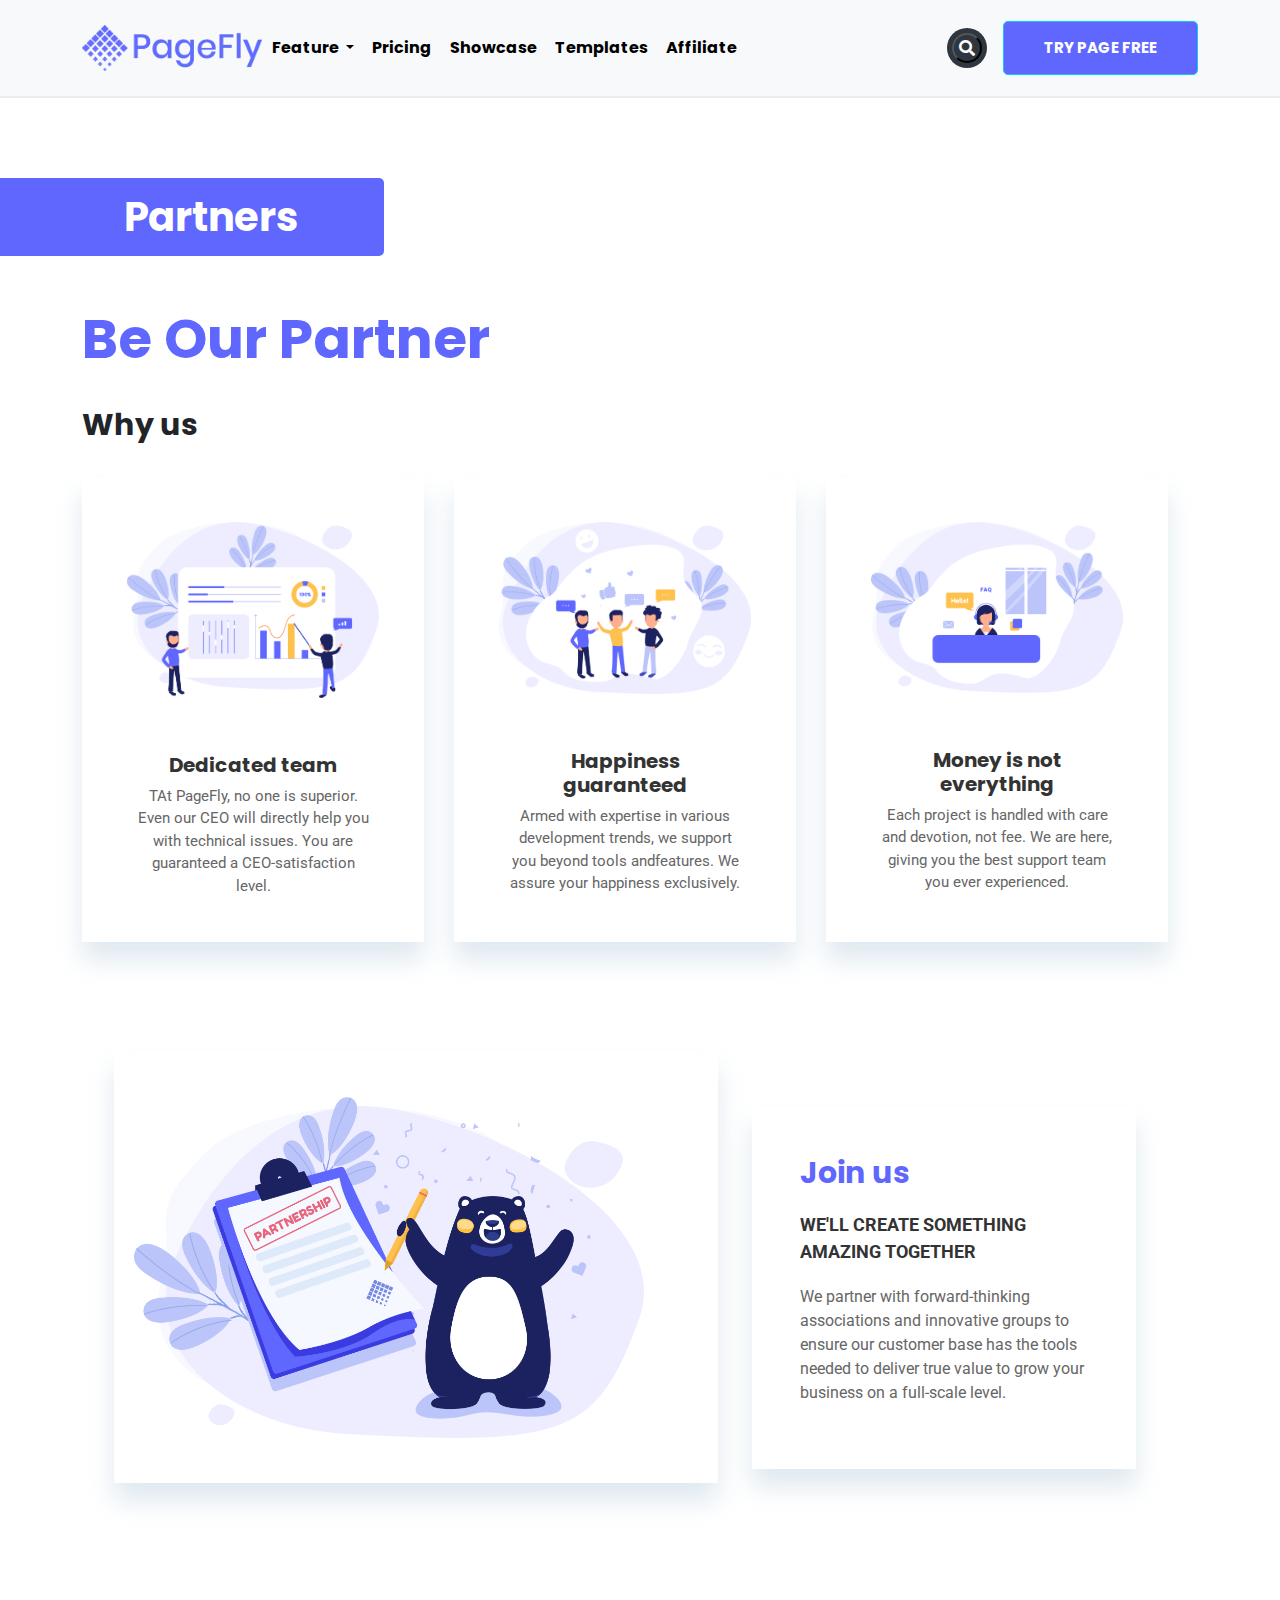
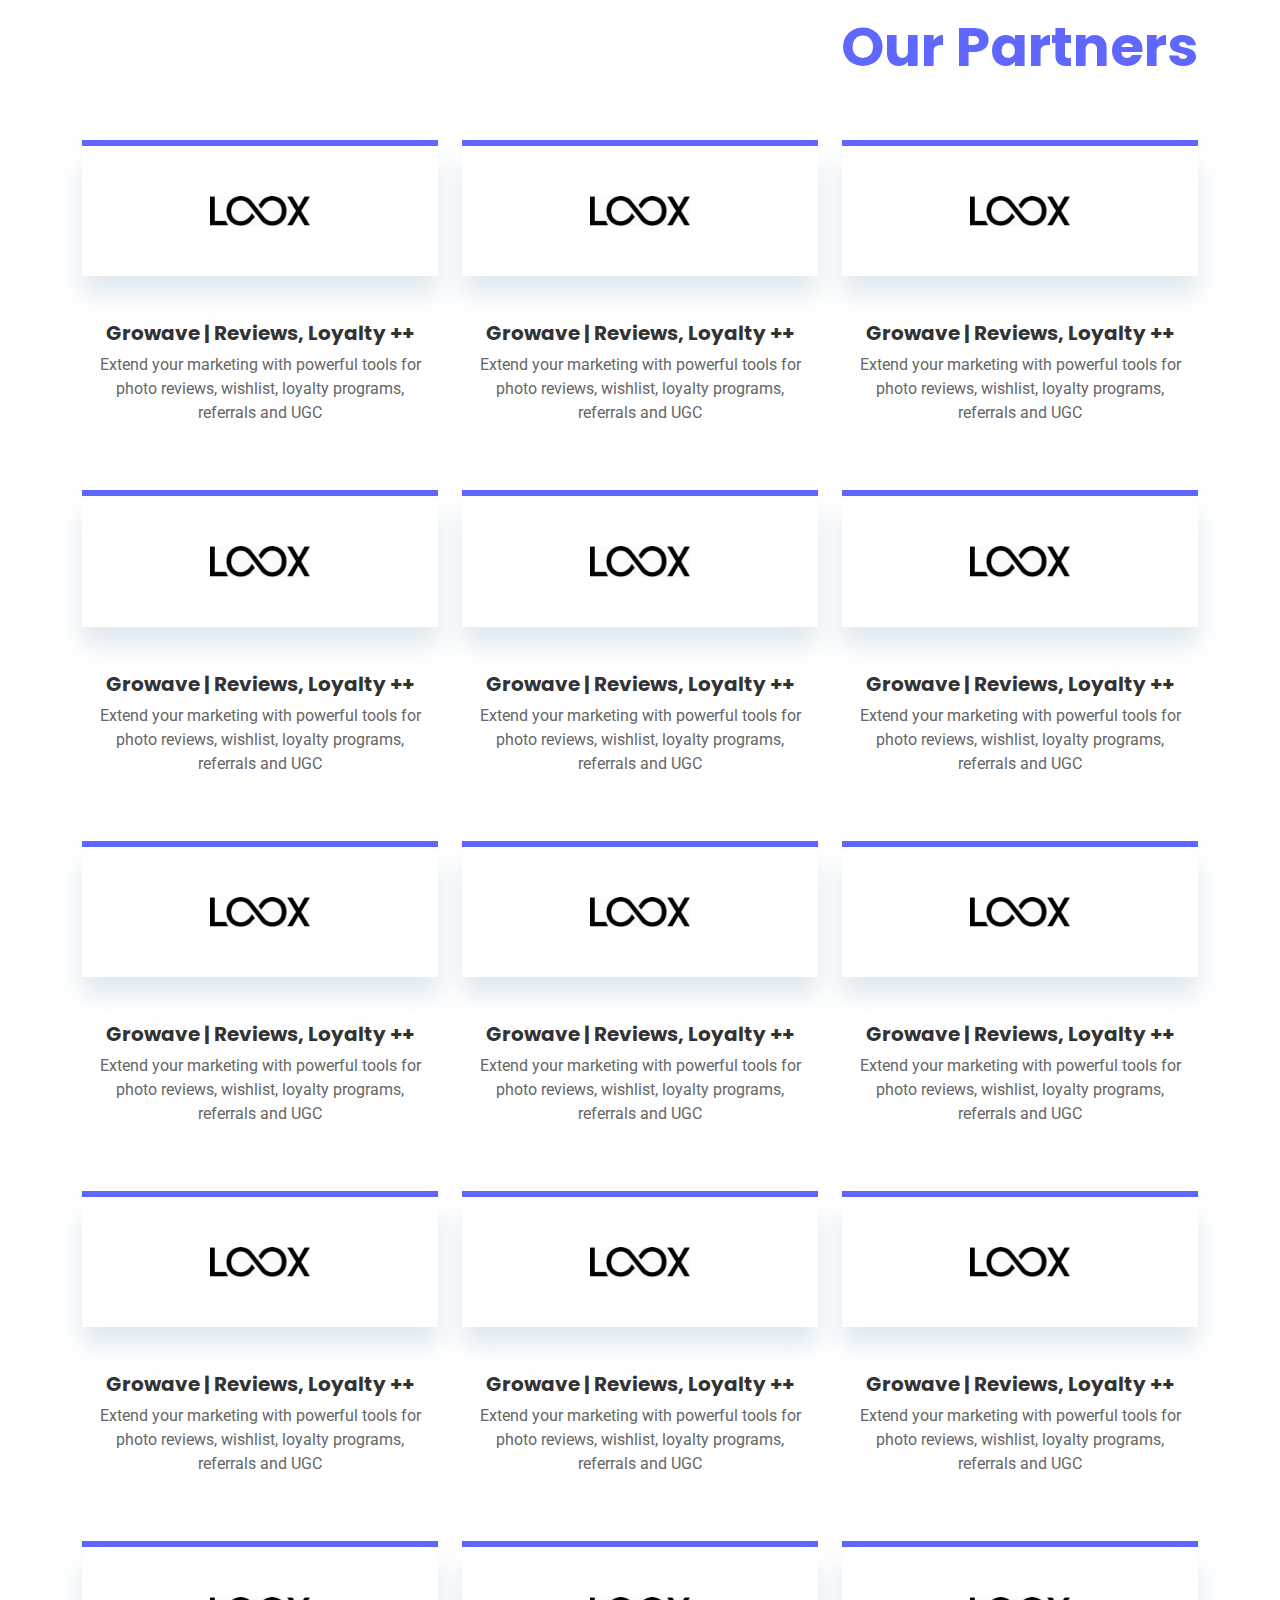
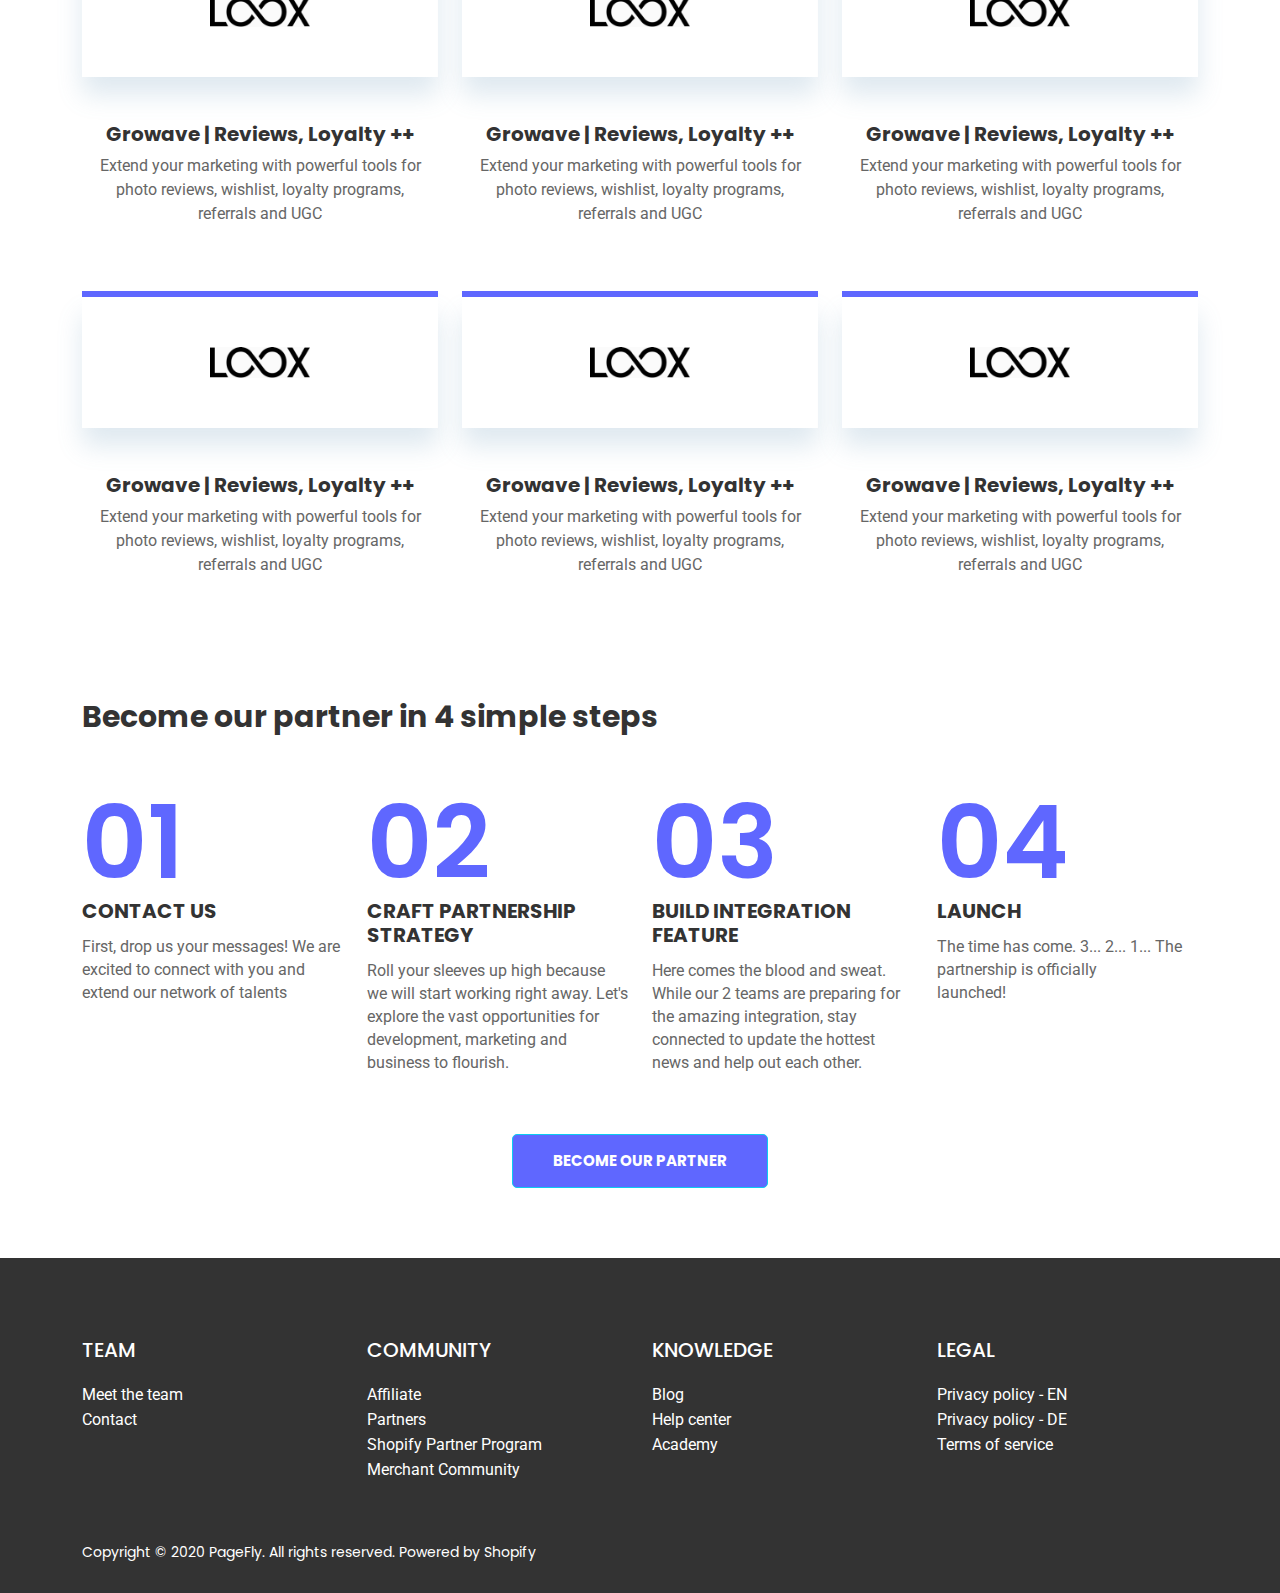
<file: index.html>
<!DOCTYPE html>
<html lang="en">
  <head>
    <!-- Required meta tags -->
    <meta charset="utf-8">
    <meta name="viewport" content="width=device-width, initial-scale=1">
     <link rel="icon" href="images/fav.png">
    <!-- Bootstrap CSS -->
    <link rel="stylesheet" href="css/all.css">
    <link rel="stylesheet" href="css/bootstrap.min.css">
    <link rel="stylesheet" href="css/style.css">
    <link rel="stylesheet" href="css/media.css">

    <title>Partners</title>
  </head>
  <body>
    <!-- nav -->
   <nav class="navbar navbar-expand-xl navbar-light bg-light sticky-top">
     <div class="container">
       <a class="navbar-brand" href="inedx.html">
         <img src="images/logo.png" alt="logo" class="img-fluid">
       </a>
       <button class="navbar-toggler" type="button" data-toggle="collapse" data-target="#navbarSupportedContent" aria-controls="navbarSupportedContent" aria-expanded="false" aria-label="Toggle navigation">
        <!-- toggle bar -->
          <div id="menu_button">
             <input type="checkbox" id="menu_checkbox">
             <label for="menu_checkbox" id="menu_label">
                 <div id="menu_text_bar"></div>
             </label>
          </div>
          <!-- toggle bar -->
       </button>
       <div class="collapse navbar-collapse" id="navbarSupportedContent">
         <ul class="navbar-nav mr-auto mb-2 mb-lg-0">
          <li class="nav-item dropdown">
             <a class="nav-link dropdown-toggle" href="#" id="navbarDropdown" role="button" data-toggle="dropdown" aria-expanded="false">
               Feature
             </a>
             <ul class="dropdown-menu" aria-labelledby="navbarDropdown">
               <li><a class="dropdown-item" href="#">Landing page-use cage</a></li>
               <li><a class="dropdown-item" href="#">Product page-use cage</a></li>
               <li><a class="dropdown-item" href="#">Home page-use cage</a></li>
               <li><a class="dropdown-item" href="#">Dropshipping page-use cage</a></li>
             </ul>
           </li>
           <li class="nav-item">
             <a class="nav-link" href="#">Pricing</a>
           </li>
           <li class="nav-item">
             <a class="nav-link" href="#">Showcase</a>
           </li>
           <li class="nav-item">
             <a class="nav-link" href="#">Templates</a>
           </li>
           <li class="nav-item">
             <a class="nav-link" href="#">Affiliate</a>
           </li>
           
         </ul>
         <form class="d-flex">
          <div class="searchBox mr-3">
            <input class="searchInput" type="text" name="" placeholder="Search">
            <button class="searchButton" href="#">
                <i class="fas fa-search"></i>
            </button>
          </div>
           <button class="btn btn-info" type="submit">try page free</button>
         </form>
       </div>
     </div>
   </nav>
    
    <!-- nav -->

    <!-- header -->
   <header>
    <ul class="circles">
              <li></li>
              <li></li>
              <li></li>
              <li></li>
              <li></li>
              <li></li>
              <li></li>
              <li></li>
              <li></li>
              <li></li>
      </ul>
     <div class="left-head">
       <h2>Partners</h2>
     </div>
     <div class="banner">
      <div class="container">
        <div class="row">
          <div class="col">
            <div class="banner-title text-left">
              <h1>Be Our Partner</h1>
              <p>Why us</p>
            </div>
          </div>
        </div>
        <div class="row ">
          <div class="col-md-12 col-sm-12">
            <div class="card-group text-center">
              <div class="card">
                <img src="images/t1.png" class="img-fluid" alt="..." >
                <div class="card-body">
                  <h5 class="card-title">Dedicated team</h5>
                  <p class="card-text">TAt PageFly, no one is superior. Even our CEO will directly help you with technical issues. You are guaranteed a CEO-satisfaction level.</p>
                </div>
              </div>

              <div class="card">
                <img src="images/t2.png" class="img-fluid" alt="...">
                <div class="card-body">
                  <h5 class="card-title">Happiness guaranteed</h5>
                  <p class="card-text">Armed with expertise in various development trends, we support you beyond tools andfeatures. We assure your happiness exclusively.</p>
                </div>
              </div>

              <div class="card">
                <img src="images/t3.png" class="img-fluid" alt="...">
                <div class="card-body">
                  <h5 class="card-title">Money is not everything</h5>
                  <p class="card-text">Each project is handled with care and devotion, not fee. We are here, giving you the best support team you ever experienced.</p>
                </div>
              </div>
            </div>
          </div>
        </div>
      </div>
     </div>
   </header>
   <!-- header -->
    <!-- join-us -->
    <section class="join-section">
      <div class="container">
        <div class="row marr">
          <div class=" col-md-7 col-sm-12">
            <div class="join-img">
              <img src="images/s1.png" alt="" class="img-fluid">
            </div>
          </div>
          <div class="col-md-5 col-sm-12">
            <div class="join-title">
              <h3>Join us</h3>
              <h6>WE'LL CREATE SOMETHING AMAZING TOGETHER</h6>
              <p>We partner with forward-thinking associations and innovative groups to ensure our customer base has the tools needed to deliver true value to grow your business on a full-scale level.</p>
            </div>
          </div>
        </div>
      </div>
    </section>
     <!-- join-us -->

     <!-- our partner -->
     <section class="partner-section">
       <div class="container">
         <div class="row">
           <div class="col">
             <div class="par-head text-right">
             <h1>Our Partners</h1>
           </div>
           </div>
         </div>

         <div class="row">
           <div class="col-md-4 col-sm-4 col-6">
             <div class="card">
              <div class="divider"></div>
              <div class="inner-img">
                 <img src="images/2.png" class="w-100" alt="...">
              </div>
               <div class="card-body">
                 <h5 class="card-title">Growave | Reviews, Loyalty ++</h5>
                 <p class="card-text">Extend your marketing with powerful tools for photo reviews, wishlist, loyalty programs, referrals and UGC</p>
               </div>
             </div>
           </div>

           <div class="col-md-4 col-sm-4 col-6">
             <div class="card">
              <div class="divider"></div>
               <div class="inner-img">
                 <img src="images/2.png" class="img-fluid" alt="...">
              </div>
               <div class="card-body">
                 <h5 class="card-title">Growave | Reviews, Loyalty ++</h5>
                 <p class="card-text">Extend your marketing with powerful tools for photo reviews, wishlist, loyalty programs, referrals and UGC</p>
               </div>
             </div>
           </div>
           <div class="col-md-4 col-sm-4 col-6">
             <div class="card">
              <div class="divider"></div>
              <div class="inner-img">
                 <img src="images/2.png" class="img-fluid" alt="...">
              </div>
               <div class="card-body">
                 <h5 class="card-title">Growave | Reviews, Loyalty ++</h5>
                 <p class="card-text">Extend your marketing with powerful tools for photo reviews, wishlist, loyalty programs, referrals and UGC</p>
               </div>
             </div>
           </div>
         </div>

         <div class="row">
           <div class="col-md-4 col-sm-4 col-6">
             <div class="card">
              <div class="divider"></div>
               <div class="inner-img">
                 <img src="images/2.png" class="img-fluid" alt="...">
              </div>
               <div class="card-body">
                 <h5 class="card-title">Growave | Reviews, Loyalty ++</h5>
                 <p class="card-text">Extend your marketing with powerful tools for photo reviews, wishlist, loyalty programs, referrals and UGC</p>
               </div>
             </div>
           </div>

           <div class="col-md-4 col-sm-4 col-6">
             <div class="card">
              <div class="divider"></div>
              <div class="inner-img">
                 <img src="images/2.png" class="img-fluid" alt="...">
              </div>
               <div class="card-body">
                 <h5 class="card-title">Growave | Reviews, Loyalty ++</h5>
                 <p class="card-text">Extend your marketing with powerful tools for photo reviews, wishlist, loyalty programs, referrals and UGC</p>
               </div>
             </div>
           </div>
           <div class="col-md-4 col-sm-4 col-6">
             <div class="card">
              <div class="divider"></div>
               <div class="inner-img">
                 <img src="images/2.png" class="img-fluid" alt="...">
              </div>
               <div class="card-body">
                 <h5 class="card-title">Growave | Reviews, Loyalty ++</h5>
                 <p class="card-text">Extend your marketing with powerful tools for photo reviews, wishlist, loyalty programs, referrals and UGC</p>
               </div>
             </div>
           </div>
         </div>

         <div class="row">
           <div class="col-md-4 col-sm-4 col-6">
             <div class="card">
              <div class="divider"></div>
               <div class="inner-img">
                 <img src="images/2.png" class="img-fluid" alt="...">
              </div>
               <div class="card-body">
                 <h5 class="card-title">Growave | Reviews, Loyalty ++</h5>
                 <p class="card-text">Extend your marketing with powerful tools for photo reviews, wishlist, loyalty programs, referrals and UGC</p>
               </div>
             </div>
           </div>

           <div class="col-md-4 col-sm-4 col-6">
             <div class="card">
              <div class="divider"></div>
               <div class="inner-img">
                 <img src="images/2.png" class="img-fluid" alt="...">
              </div>
               <div class="card-body">
                 <h5 class="card-title">Growave | Reviews, Loyalty ++</h5>
                 <p class="card-text">Extend your marketing with powerful tools for photo reviews, wishlist, loyalty programs, referrals and UGC</p>
               </div>
             </div>
           </div>
           <div class="col-md-4 col-sm-4 col-6">
             <div class="card">
              <div class="divider"></div>
               <div class="inner-img">
                 <img src="images/2.png" class="img-fluid" alt="...">
              </div>
               <div class="card-body">
                 <h5 class="card-title">Growave | Reviews, Loyalty ++</h5>
                 <p class="card-text">Extend your marketing with powerful tools for photo reviews, wishlist, loyalty programs, referrals and UGC</p>
               </div>
             </div>
           </div>
         </div>

         <div class="row">
           <div class="col-md-4 col-sm-4 col-6">
             <div class="card">
              <div class="divider"></div>
               <div class="inner-img">
                 <img src="images/2.png" class="img-fluid" alt="...">
              </div>
               <div class="card-body">
                 <h5 class="card-title">Growave | Reviews, Loyalty ++</h5>
                 <p class="card-text">Extend your marketing with powerful tools for photo reviews, wishlist, loyalty programs, referrals and UGC</p>
               </div>
             </div>
           </div>

           <div class="col-md-4 col-sm-4 col-6">
             <div class="card">
              <div class="divider"></div>
              <div class="inner-img">
                 <img src="images/2.png" class="img-fluid" alt="...">
              </div>
               <div class="card-body">
                 <h5 class="card-title">Growave | Reviews, Loyalty ++</h5>
                 <p class="card-text">Extend your marketing with powerful tools for photo reviews, wishlist, loyalty programs, referrals and UGC</p>
               </div>
             </div>
           </div>
           <div class="col-md-4 col-sm-4 col-6">
             <div class="card">
              <div class="divider"></div>
               <div class="inner-img">
                 <img src="images/2.png" class="img-fluid" alt="...">
              </div>
               <div class="card-body">
                 <h5 class="card-title">Growave | Reviews, Loyalty ++</h5>
                 <p class="card-text">Extend your marketing with powerful tools for photo reviews, wishlist, loyalty programs, referrals and UGC</p>
               </div>
             </div>
           </div>
         </div>

         <div class="row">
           <div class="col-md-4 col-sm-4 col-6">
             <div class="card">
              <div class="divider"></div>
               <div class="inner-img">
                 <img src="images/2.png" class="img-fluid" alt="...">
              </div>
               <div class="card-body">
                 <h5 class="card-title">Growave | Reviews, Loyalty ++</h5>
                 <p class="card-text">Extend your marketing with powerful tools for photo reviews, wishlist, loyalty programs, referrals and UGC</p>
               </div>
             </div>
           </div>

           <div class="col-md-4 col-sm-4 col-6">
             <div class="card">
              <div class="divider"></div>
               <div class="inner-img">
                 <img src="images/2.png" class="img-fluid" alt="...">
              </div>
               <div class="card-body">
                 <h5 class="card-title">Growave | Reviews, Loyalty ++</h5>
                 <p class="card-text">Extend your marketing with powerful tools for photo reviews, wishlist, loyalty programs, referrals and UGC</p>
               </div>
             </div>
           </div>
           <div class="col-md-4 col-sm-4 col-6">
             <div class="card">
              <div class="divider"></div>
              <div class="inner-img">
                 <img src="images/2.png" class="img-fluid" alt="...">
              </div>
               <div class="card-body">
                 <h5 class="card-title">Growave | Reviews, Loyalty ++</h5>
                 <p class="card-text">Extend your marketing with powerful tools for photo reviews, wishlist, loyalty programs, referrals and UGC</p>
               </div>
             </div>
           </div>
         </div>

         <div class="row">
           <div class="col-md-4 col-sm-4 col-6">
             <div class="card">
              <div class="divider"></div>
              <div class="inner-img">
                 <img src="images/2.png" class="img-fluid" alt="...">
              </div>
               <div class="card-body">
                 <h5 class="card-title">Growave | Reviews, Loyalty ++</h5>
                 <p class="card-text">Extend your marketing with powerful tools for photo reviews, wishlist, loyalty programs, referrals and UGC</p>
               </div>
             </div>
           </div>

           <div class="col-md-4 col-sm-4 col-6">
             <div class="card">
              <div class="divider"></div>
              <div class="inner-img">
                 <img src="images/2.png" class="img-fluid" alt="...">
              </div>
               <div class="card-body">
                 <h5 class="card-title">Growave | Reviews, Loyalty ++</h5>
                 <p class="card-text">Extend your marketing with powerful tools for photo reviews, wishlist, loyalty programs, referrals and UGC</p>
               </div>
             </div>
           </div>
           <div class="col-md-4 col-sm-4 col-6">
             <div class="card">
              <div class="divider"></div>
               <div class="inner-img">
                 <img src="images/2.png" class="img-fluid" alt="...">
              </div>
               <div class="card-body">
                 <h5 class="card-title">Growave | Reviews, Loyalty ++</h5>
                 <p class="card-text">Extend your marketing with powerful tools for photo reviews, wishlist, loyalty programs, referrals and UGC</p>
               </div>
             </div>
           </div>
         </div>

       </div>
     </section>
     <!-- our partner -->
      
      <!-- simple -->
      <section class="simple-section">
        <div class="container">
          <div class="row">
            <div class="col">
              <div class="simple-title">
                <h2>Become our partner in 4 simple steps</h2>
              </div>
            </div>
          </div>
          <div class="row">
            <div class="col-lg-3 col-md-6 col-sm-6">
              <div class="inner-simple">
                <h1>01</h1>
                <h4>CONTACT US</h4>
                <p>First, drop us your messages! We are excited to connect with you and extend our network of talents</p>
              </div>
            </div>

            <div class="col-lg-3 col-md-6 col-sm-6">
              <div class="inner-simple">
                <h1>02</h1>
                <h4>CRAFT PARTNERSHIP STRATEGY</h4>
                <p>Roll your sleeves up high because we will start working right away. Let's explore the vast opportunities for development, marketing and business to flourish.</p>
              </div>
            </div>

            <div class="col-lg-3 col-md-6 col-sm-6">
              <div class="inner-simple">
                <h1>03</h1>
                <h4>BUILD INTEGRATION <br>FEATURE</h4>
                <p>Here comes the blood and sweat. While our 2 teams are preparing for the amazing integration, stay connected to update the hottest news and help out each other.</p>
              </div>
            </div>

            <div class="col-lg-3 col-md-6 col-sm-6">
              <div class="inner-simple">
                <h1>04</h1>
                <h4>LAUNCH</h4>
                <p>The time has come. 3... 2... 1... The partnership is officially <br>launched!</p>
              </div>
            </div>
          </div>
            <a href="#" class="btn btn-info text-center"> Become our partner</a>
        </div>
      </section>
      <!-- simple -->

      <!-- footer -->
      <footer>
        <div class="container">
          <div class="row">
            <div class="col-md-3 col-sm-6 col-6">
              <div class="inner-footer">
                <h4>TEAM</h4>
              <ul>
                <li><a href="#">Meet the team</a> </li>
                <li><a href="#">Contact</a> </li>
              </ul>
              </div>
            </div>

            <div class="col-md-3 col-sm-6 col-6">
              <div class="inner-footer">
                <h4>COMMUNITY</h4>
              <ul>
                <li><a href="#">Affiliate</a> </li>
                <li><a href="#">Partners</a> </li>
                <li><a href="#">Shopify Partner Program</a> </li>
                <li><a href="#">Merchant Community</a> </li>
              </ul>
              </div>
            </div>

            <div class="col-md-3 col-sm-6 col-6">
              <div class="inner-footer">
                <h4>KNOWLEDGE</h4>
              <ul>
                <li><a href="#">Blog</a> </li>
                <li><a href="#">Help center</a> </li>
                <li><a href="#">Academy</a> </li>
              </ul>
              </div>
            </div>

            <div class="col-md-3 col-sm-6 col-6">
              <div class="inner-footer">
                <h4>LEGAL</h4>
              <ul>
                <li><a href="#">Privacy policy - EN</a> </li>
                <li><a href="#">Privacy policy - DE</a> </li>
                <li><a href="#">Terms of service</a> </li>
              </ul>
              </div>
            </div>

          </div>

          <div class="row">
            <div class="col">
              <div class="copy text-left">
                <p>Copyright © 2020 PageFly. All rights reserved. Powered by Shopify</p>
              </div>
            </div>
          </div>
        </div>
      </footer>
      <!-- footer -->

    <!-- Option 1: Bootstrap Bundle with Popper.js -->
    <script src="js/bootstrap.min.js"></script>

    
  </body>
</html>
</file>
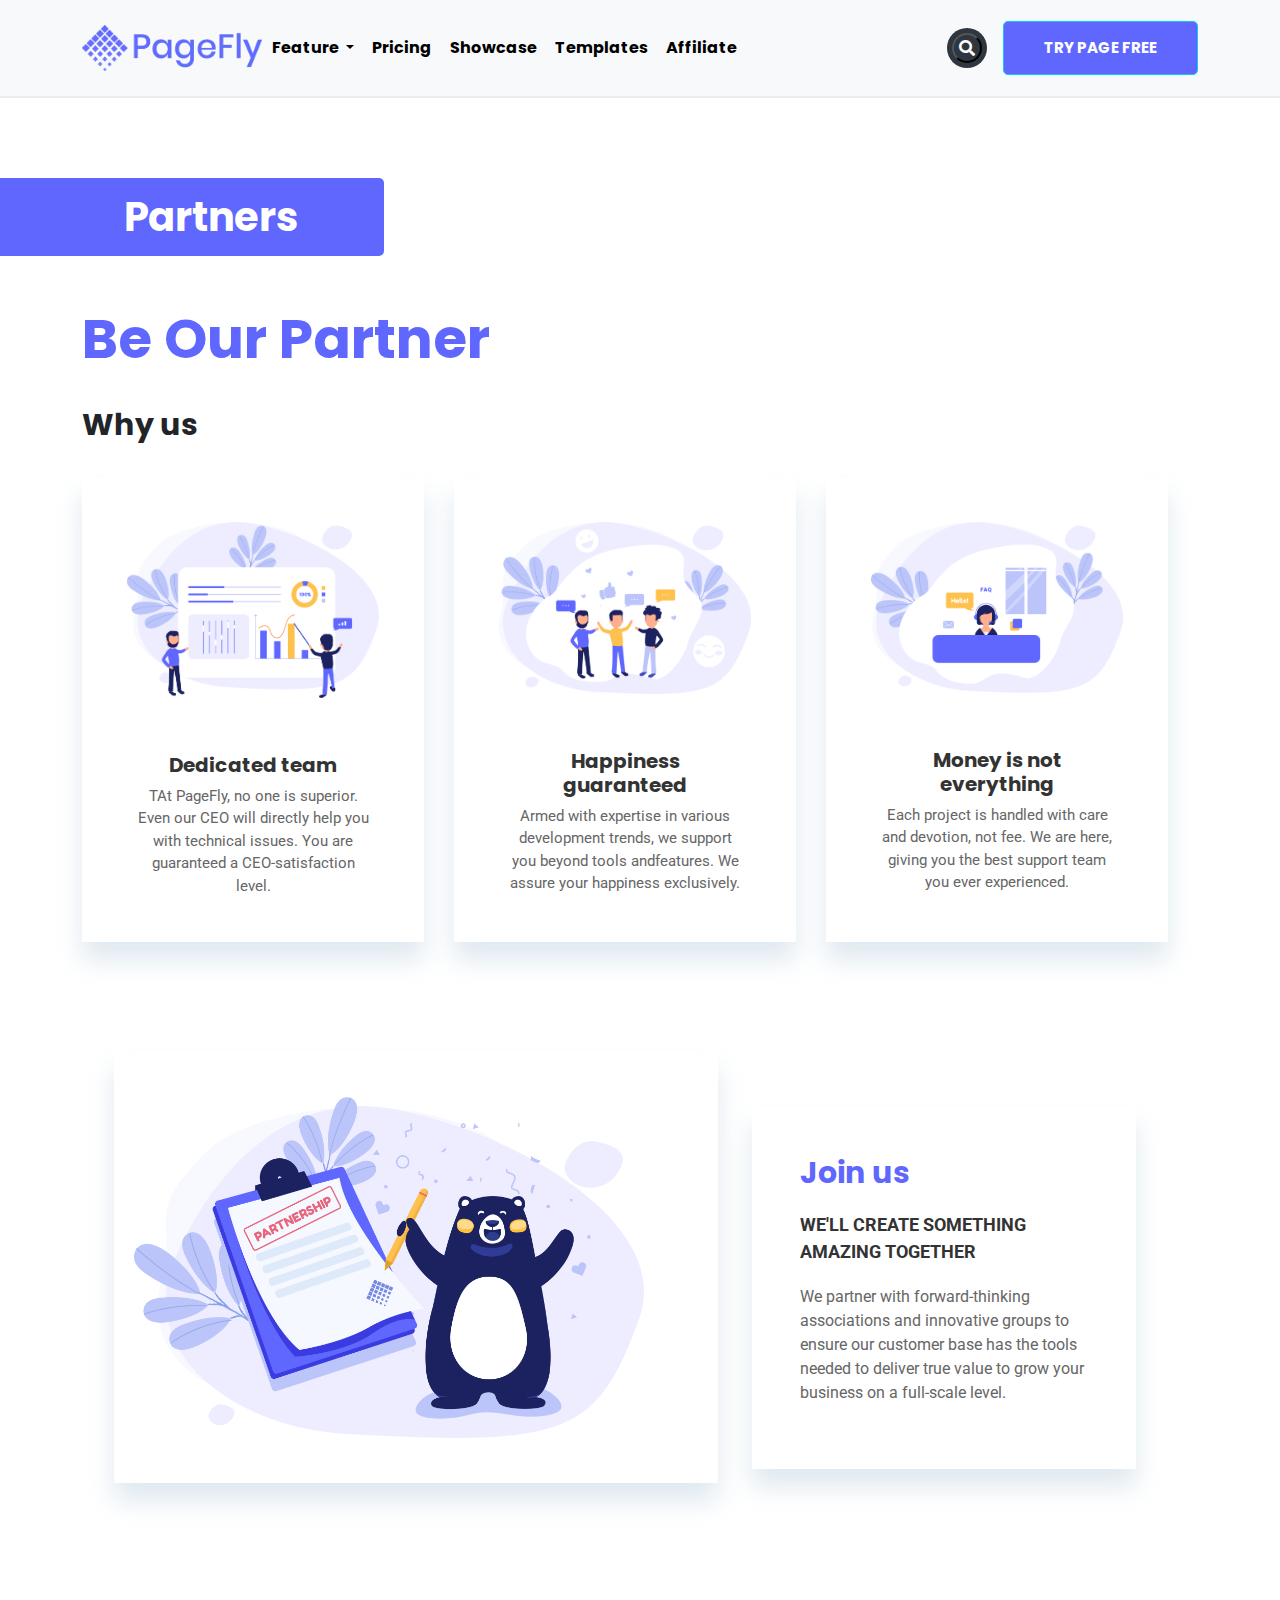
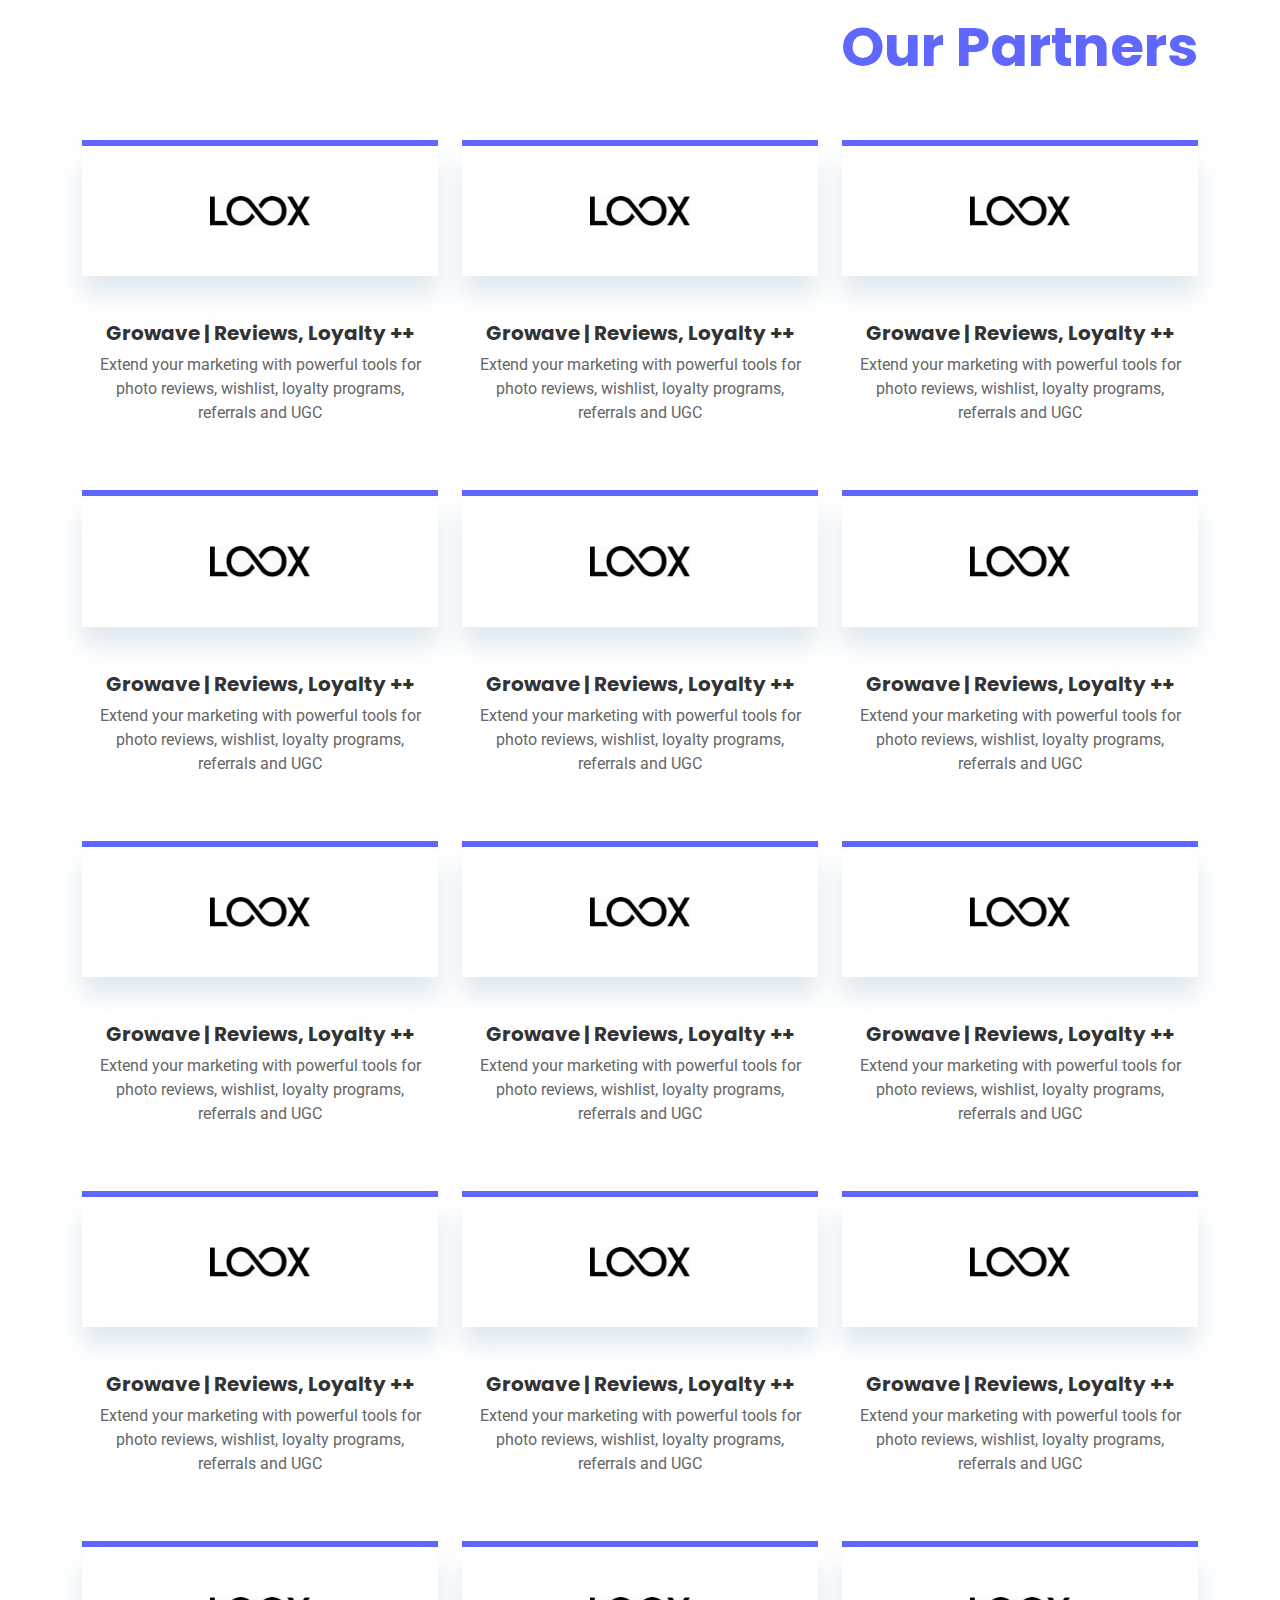
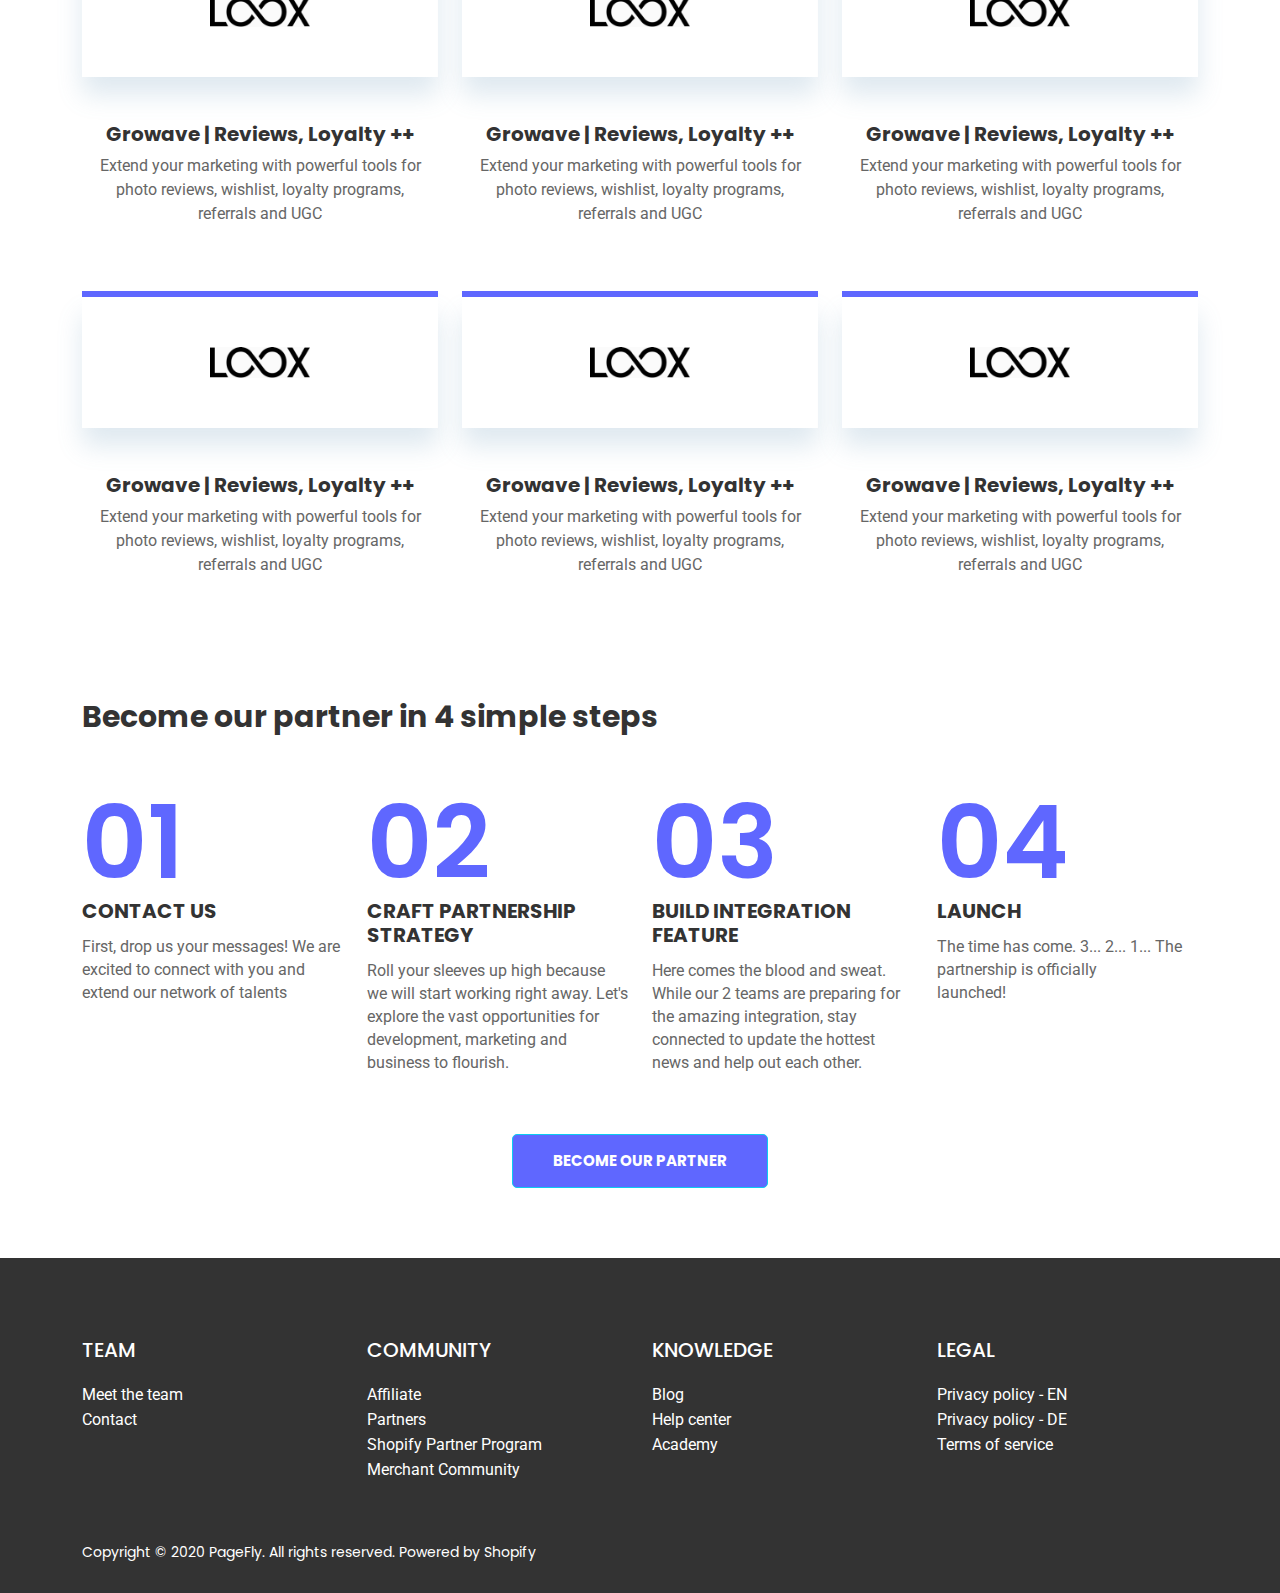
<file: inedx.html>
<!DOCTYPE html>
<html lang="en">
  <head>
    <!-- Required meta tags -->
    <meta charset="utf-8">
    <meta name="viewport" content="width=device-width, initial-scale=1">
     <link rel="icon" href="images/fav.png">
    <!-- Bootstrap CSS -->
    <link rel="stylesheet" href="css/all.css">
    <link rel="stylesheet" href="css/bootstrap.min.css">
    <link rel="stylesheet" href="css/style.css">
    <link rel="stylesheet" href="css/media.css">

    <title>Partners</title>
  </head>
  <body>
    <!-- nav -->
   <nav class="navbar navbar-expand-xl navbar-light bg-light sticky-top">
     <div class="container">
       <a class="navbar-brand" href="inedx.html">
         <img src="images/logo.png" alt="logo" class="img-fluid">
       </a>
       <button class="navbar-toggler" type="button" data-toggle="collapse" data-target="#navbarSupportedContent" aria-controls="navbarSupportedContent" aria-expanded="false" aria-label="Toggle navigation">
        <!-- toggle bar -->
          <div id="menu_button">
             <input type="checkbox" id="menu_checkbox">
             <label for="menu_checkbox" id="menu_label">
                 <div id="menu_text_bar"></div>
             </label>
          </div>
          <!-- toggle bar -->
       </button>
       <div class="collapse navbar-collapse" id="navbarSupportedContent">
         <ul class="navbar-nav mr-auto mb-2 mb-lg-0">
          <li class="nav-item dropdown">
             <a class="nav-link dropdown-toggle" href="#" id="navbarDropdown" role="button" data-toggle="dropdown" aria-expanded="false">
               Feature
             </a>
             <ul class="dropdown-menu" aria-labelledby="navbarDropdown">
               <li><a class="dropdown-item" href="#">Landing page-use cage</a></li>
               <li><a class="dropdown-item" href="#">Product page-use cage</a></li>
               <li><a class="dropdown-item" href="#">Home page-use cage</a></li>
               <li><a class="dropdown-item" href="#">Dropshipping page-use cage</a></li>
             </ul>
           </li>
           <li class="nav-item">
             <a class="nav-link" href="#">Pricing</a>
           </li>
           <li class="nav-item">
             <a class="nav-link" href="#">Showcase</a>
           </li>
           <li class="nav-item">
             <a class="nav-link" href="#">Templates</a>
           </li>
           <li class="nav-item">
             <a class="nav-link" href="#">Affiliate</a>
           </li>
           
         </ul>
         <form class="d-flex">
          <div class="searchBox mr-3">
            <input class="searchInput" type="text" name="" placeholder="Search">
            <button class="searchButton" href="#">
                <i class="fas fa-search"></i>
            </button>
          </div>
           <button class="btn btn-info" type="submit">try page free</button>
         </form>
       </div>
     </div>
   </nav>
    
    <!-- nav -->

    <!-- header -->
   <header>
     <div class="left-head">
       <h2>Partners</h2>
     </div>
     <div class="banner">
      <div class="container">
        <div class="row">
          <div class="col">
            <div class="banner-title text-left">
              <h1>Be Our Partner</h1>
              <p>Why us</p>
            </div>
          </div>
        </div>
        <div class="row ">
          <div class="col-md-12 col-sm-12">
            <div class="card-group text-center">
              <div class="card">
                <img src="images/t1.png" class="img-fluid" alt="..." >
                <div class="card-body">
                  <h5 class="card-title">Dedicated team</h5>
                  <p class="card-text">TAt PageFly, no one is superior. Even our CEO will directly help you with technical issues. You are guaranteed a CEO-satisfaction level.</p>
                </div>
              </div>

              <div class="card">
                <img src="images/t2.png" class="img-fluid" alt="...">
                <div class="card-body">
                  <h5 class="card-title">Happiness guaranteed</h5>
                  <p class="card-text">Armed with expertise in various development trends, we support you beyond tools andfeatures. We assure your happiness exclusively.</p>
                </div>
              </div>

              <div class="card">
                <img src="images/t3.png" class="img-fluid" alt="...">
                <div class="card-body">
                  <h5 class="card-title">Money is not everything</h5>
                  <p class="card-text">Each project is handled with care and devotion, not fee. We are here, giving you the best support team you ever experienced.</p>
                </div>
              </div>
            </div>
          </div>
        </div>
      </div>
     </div>
   </header>
   <!-- header -->
    <!-- join-us -->
    <section class="join-section">
      <div class="container">
        <div class="row marr">
          <div class=" col-md-7 col-sm-12">
            <div class="join-img">
              <img src="images/s1.png" alt="" class="img-fluid">
            </div>
          </div>
          <div class="col-md-5 col-sm-12">
            <div class="join-title">
              <h3>Join us</h3>
              <h6>WE'LL CREATE SOMETHING AMAZING TOGETHER</h6>
              <p>We partner with forward-thinking associations and innovative groups to ensure our customer base has the tools needed to deliver true value to grow your business on a full-scale level.</p>
            </div>
          </div>
        </div>
      </div>
    </section>
     <!-- join-us -->

     <!-- our partner -->
     <section class="partner-section">
       <div class="container">
         <div class="row">
           <div class="col">
             <div class="par-head text-right">
             <h1>Our Partners</h1>
           </div>
           </div>
         </div>

         <div class="row">
           <div class="col-md-4 col-sm-4 col-6">
             <div class="card">
              <div class="divider"></div>
              <div class="inner-img">
                 <img src="images/2.png" class="w-100" alt="...">
              </div>
               <div class="card-body">
                 <h5 class="card-title">Growave | Reviews, Loyalty ++</h5>
                 <p class="card-text">Extend your marketing with powerful tools for photo reviews, wishlist, loyalty programs, referrals and UGC</p>
               </div>
             </div>
           </div>

           <div class="col-md-4 col-sm-4 col-6">
             <div class="card">
              <div class="divider"></div>
               <div class="inner-img">
                 <img src="images/2.png" class="img-fluid" alt="...">
              </div>
               <div class="card-body">
                 <h5 class="card-title">Growave | Reviews, Loyalty ++</h5>
                 <p class="card-text">Extend your marketing with powerful tools for photo reviews, wishlist, loyalty programs, referrals and UGC</p>
               </div>
             </div>
           </div>
           <div class="col-md-4 col-sm-4 col-6">
             <div class="card">
              <div class="divider"></div>
              <div class="inner-img">
                 <img src="images/2.png" class="img-fluid" alt="...">
              </div>
               <div class="card-body">
                 <h5 class="card-title">Growave | Reviews, Loyalty ++</h5>
                 <p class="card-text">Extend your marketing with powerful tools for photo reviews, wishlist, loyalty programs, referrals and UGC</p>
               </div>
             </div>
           </div>
         </div>

         <div class="row">
           <div class="col-md-4 col-sm-4 col-6">
             <div class="card">
              <div class="divider"></div>
               <div class="inner-img">
                 <img src="images/2.png" class="img-fluid" alt="...">
              </div>
               <div class="card-body">
                 <h5 class="card-title">Growave | Reviews, Loyalty ++</h5>
                 <p class="card-text">Extend your marketing with powerful tools for photo reviews, wishlist, loyalty programs, referrals and UGC</p>
               </div>
             </div>
           </div>

           <div class="col-md-4 col-sm-4 col-6">
             <div class="card">
              <div class="divider"></div>
              <div class="inner-img">
                 <img src="images/2.png" class="img-fluid" alt="...">
              </div>
               <div class="card-body">
                 <h5 class="card-title">Growave | Reviews, Loyalty ++</h5>
                 <p class="card-text">Extend your marketing with powerful tools for photo reviews, wishlist, loyalty programs, referrals and UGC</p>
               </div>
             </div>
           </div>
           <div class="col-md-4 col-sm-4 col-6">
             <div class="card">
              <div class="divider"></div>
               <div class="inner-img">
                 <img src="images/2.png" class="img-fluid" alt="...">
              </div>
               <div class="card-body">
                 <h5 class="card-title">Growave | Reviews, Loyalty ++</h5>
                 <p class="card-text">Extend your marketing with powerful tools for photo reviews, wishlist, loyalty programs, referrals and UGC</p>
               </div>
             </div>
           </div>
         </div>

         <div class="row">
           <div class="col-md-4 col-sm-4 col-6">
             <div class="card">
              <div class="divider"></div>
               <div class="inner-img">
                 <img src="images/2.png" class="img-fluid" alt="...">
              </div>
               <div class="card-body">
                 <h5 class="card-title">Growave | Reviews, Loyalty ++</h5>
                 <p class="card-text">Extend your marketing with powerful tools for photo reviews, wishlist, loyalty programs, referrals and UGC</p>
               </div>
             </div>
           </div>

           <div class="col-md-4 col-sm-4 col-6">
             <div class="card">
              <div class="divider"></div>
               <div class="inner-img">
                 <img src="images/2.png" class="img-fluid" alt="...">
              </div>
               <div class="card-body">
                 <h5 class="card-title">Growave | Reviews, Loyalty ++</h5>
                 <p class="card-text">Extend your marketing with powerful tools for photo reviews, wishlist, loyalty programs, referrals and UGC</p>
               </div>
             </div>
           </div>
           <div class="col-md-4 col-sm-4 col-6">
             <div class="card">
              <div class="divider"></div>
               <div class="inner-img">
                 <img src="images/2.png" class="img-fluid" alt="...">
              </div>
               <div class="card-body">
                 <h5 class="card-title">Growave | Reviews, Loyalty ++</h5>
                 <p class="card-text">Extend your marketing with powerful tools for photo reviews, wishlist, loyalty programs, referrals and UGC</p>
               </div>
             </div>
           </div>
         </div>

         <div class="row">
           <div class="col-md-4 col-sm-4 col-6">
             <div class="card">
              <div class="divider"></div>
               <div class="inner-img">
                 <img src="images/2.png" class="img-fluid" alt="...">
              </div>
               <div class="card-body">
                 <h5 class="card-title">Growave | Reviews, Loyalty ++</h5>
                 <p class="card-text">Extend your marketing with powerful tools for photo reviews, wishlist, loyalty programs, referrals and UGC</p>
               </div>
             </div>
           </div>

           <div class="col-md-4 col-sm-4 col-6">
             <div class="card">
              <div class="divider"></div>
              <div class="inner-img">
                 <img src="images/2.png" class="img-fluid" alt="...">
              </div>
               <div class="card-body">
                 <h5 class="card-title">Growave | Reviews, Loyalty ++</h5>
                 <p class="card-text">Extend your marketing with powerful tools for photo reviews, wishlist, loyalty programs, referrals and UGC</p>
               </div>
             </div>
           </div>
           <div class="col-md-4 col-sm-4 col-6">
             <div class="card">
              <div class="divider"></div>
               <div class="inner-img">
                 <img src="images/2.png" class="img-fluid" alt="...">
              </div>
               <div class="card-body">
                 <h5 class="card-title">Growave | Reviews, Loyalty ++</h5>
                 <p class="card-text">Extend your marketing with powerful tools for photo reviews, wishlist, loyalty programs, referrals and UGC</p>
               </div>
             </div>
           </div>
         </div>

         <div class="row">
           <div class="col-md-4 col-sm-4 col-6">
             <div class="card">
              <div class="divider"></div>
               <div class="inner-img">
                 <img src="images/2.png" class="img-fluid" alt="...">
              </div>
               <div class="card-body">
                 <h5 class="card-title">Growave | Reviews, Loyalty ++</h5>
                 <p class="card-text">Extend your marketing with powerful tools for photo reviews, wishlist, loyalty programs, referrals and UGC</p>
               </div>
             </div>
           </div>

           <div class="col-md-4 col-sm-4 col-6">
             <div class="card">
              <div class="divider"></div>
               <div class="inner-img">
                 <img src="images/2.png" class="img-fluid" alt="...">
              </div>
               <div class="card-body">
                 <h5 class="card-title">Growave | Reviews, Loyalty ++</h5>
                 <p class="card-text">Extend your marketing with powerful tools for photo reviews, wishlist, loyalty programs, referrals and UGC</p>
               </div>
             </div>
           </div>
           <div class="col-md-4 col-sm-4 col-6">
             <div class="card">
              <div class="divider"></div>
              <div class="inner-img">
                 <img src="images/2.png" class="img-fluid" alt="...">
              </div>
               <div class="card-body">
                 <h5 class="card-title">Growave | Reviews, Loyalty ++</h5>
                 <p class="card-text">Extend your marketing with powerful tools for photo reviews, wishlist, loyalty programs, referrals and UGC</p>
               </div>
             </div>
           </div>
         </div>

         <div class="row">
           <div class="col-md-4 col-sm-4 col-6">
             <div class="card">
              <div class="divider"></div>
              <div class="inner-img">
                 <img src="images/2.png" class="img-fluid" alt="...">
              </div>
               <div class="card-body">
                 <h5 class="card-title">Growave | Reviews, Loyalty ++</h5>
                 <p class="card-text">Extend your marketing with powerful tools for photo reviews, wishlist, loyalty programs, referrals and UGC</p>
               </div>
             </div>
           </div>

           <div class="col-md-4 col-sm-4 col-6">
             <div class="card">
              <div class="divider"></div>
              <div class="inner-img">
                 <img src="images/2.png" class="img-fluid" alt="...">
              </div>
               <div class="card-body">
                 <h5 class="card-title">Growave | Reviews, Loyalty ++</h5>
                 <p class="card-text">Extend your marketing with powerful tools for photo reviews, wishlist, loyalty programs, referrals and UGC</p>
               </div>
             </div>
           </div>
           <div class="col-md-4 col-sm-4 col-6">
             <div class="card">
              <div class="divider"></div>
               <div class="inner-img">
                 <img src="images/2.png" class="img-fluid" alt="...">
              </div>
               <div class="card-body">
                 <h5 class="card-title">Growave | Reviews, Loyalty ++</h5>
                 <p class="card-text">Extend your marketing with powerful tools for photo reviews, wishlist, loyalty programs, referrals and UGC</p>
               </div>
             </div>
           </div>
         </div>

       </div>
     </section>
     <!-- our partner -->
      
      <!-- simple -->
      <section class="simple-section">
        <div class="container">
          <div class="row">
            <div class="col">
              <div class="simple-title">
                <h2>Become our partner in 4 simple steps</h2>
              </div>
            </div>
          </div>
          <div class="row">
            <div class="col-lg-3 col-md-6 col-sm-6">
              <div class="inner-simple">
                <h1>01</h1>
                <h4>CONTACT US</h4>
                <p>First, drop us your messages! We are excited to connect with you and extend our network of talents</p>
              </div>
            </div>

            <div class="col-lg-3 col-md-6 col-sm-6">
              <div class="inner-simple">
                <h1>02</h1>
                <h4>CRAFT PARTNERSHIP STRATEGY</h4>
                <p>Roll your sleeves up high because we will start working right away. Let's explore the vast opportunities for development, marketing and business to flourish.</p>
              </div>
            </div>

            <div class="col-lg-3 col-md-6 col-sm-6">
              <div class="inner-simple">
                <h1>03</h1>
                <h4>BUILD INTEGRATION <br>FEATURE</h4>
                <p>Here comes the blood and sweat. While our 2 teams are preparing for the amazing integration, stay connected to update the hottest news and help out each other.</p>
              </div>
            </div>

            <div class="col-lg-3 col-md-6 col-sm-6">
              <div class="inner-simple">
                <h1>04</h1>
                <h4>LAUNCH</h4>
                <p>The time has come. 3... 2... 1... The partnership is officially <br>launched!</p>
              </div>
            </div>
          </div>
            <a href="#" class="btn btn-info text-center"> Become our partner</a>
        </div>
      </section>
      <!-- simple -->

      <!-- footer -->
      <footer>
        <div class="container">
          <div class="row">
            <div class="col-md-3 col-sm-6 col-6">
              <div class="inner-footer">
                <h4>TEAM</h4>
              <ul>
                <li><a href="#">Meet the team</a> </li>
                <li><a href="#">Contact</a> </li>
              </ul>
              </div>
            </div>

            <div class="col-md-3 col-sm-6 col-6">
              <div class="inner-footer">
                <h4>COMMUNITY</h4>
              <ul>
                <li><a href="#">Affiliate</a> </li>
                <li><a href="#">Partners</a> </li>
                <li><a href="#">Shopify Partner Program</a> </li>
                <li><a href="#">Merchant Community</a> </li>
              </ul>
              </div>
            </div>

            <div class="col-md-3 col-sm-6 col-6">
              <div class="inner-footer">
                <h4>KNOWLEDGE</h4>
              <ul>
                <li><a href="#">Blog</a> </li>
                <li><a href="#">Help center</a> </li>
                <li><a href="#">Academy</a> </li>
              </ul>
              </div>
            </div>

            <div class="col-md-3 col-sm-6 col-6">
              <div class="inner-footer">
                <h4>LEGAL</h4>
              <ul>
                <li><a href="#">Privacy policy - EN</a> </li>
                <li><a href="#">Privacy policy - DE</a> </li>
                <li><a href="#">Terms of service</a> </li>
              </ul>
              </div>
            </div>

          </div>

          <div class="row">
            <div class="col">
              <div class="copy text-left">
                <p>Copyright © 2020 PageFly. All rights reserved. Powered by Shopify</p>
              </div>
            </div>
          </div>
        </div>
      </footer>
      <!-- footer -->

    <!-- Option 1: Bootstrap Bundle with Popper.js -->
    <script src="js/bootstrap.min.js"></script>

    
  </body>
</html>
</file>
<file: css/style.css>
@import url('https://fonts.googleapis.com/css2?family=Poppins:wght@300;400;500;600;700;800;900&family=Roboto:wght@300;400;500;700;900&display=swap');


/*font-family: 'Poppins', sans-serif;
font-family: 'Roboto', sans-serif;*/
*{
    margin: 0;
    padding: 0;
    box-sizing: border-box;
    -webkit-box-sizing: border-box;
    -moz-box-sizing: border-box;
}

a, a:hover{
    text-decoration: none;
}

li{
    list-style: none;
}
*:focus {
    outline: -webkit-focus-ring-color auto 0px;
    outline: none;
}


/*search box*/
.searchBox {
    background: #2f3640;
    height: 40px;
    border-radius: 40px;
    padding: 5px;
    margin: auto 0;

}

.searchBox:hover > .searchInput {
    width: 200px;
    padding: 0 6px;
}

.searchBox:hover > .searchButton {
  background: white;
  color: #5f67ff;
}

.searchButton {
    color: white;
    float: right;
    width: 30px;
    height: 30px;
    border-radius: 50%;
    background: #2f3640;
    display: flex;
    justify-content: center;
    align-items: center;
    transition: 0.4s;
}

.searchInput {
    border:none;
    background: none;
    outline:none;
    float:left;
    padding: 0;
    color: white;
    font-size: 14px;
    transition: 0.4s;
    line-height: 30px;
    width: 0px;

}
::placeholder{
    color: #fff;
}
/*search box*/

/*nav*/
.navbar-brand{
    max-width: 180px;
    margin:0;
}

.bg-light {
    background-color: #f8f9fa!important;
    padding: 20px 0;
    border-bottom: 2px solid #ececec;
}
.navbar-light .navbar-nav .nav-link {
    color: #000;
    font-size: 16px;
    font-weight: 700;
    font-family: 'Poppins', sans-serif;
   padding-left: 35px;
   transition: 0.3s;
}
.navbar-light .navbar-nav .nav-link:hover{
    color: #5f67ff;
}
.dropdown-menu {
   border-radius: 0;
   border: 0;
}
.dropdown-item{
    color: #333;
    width: 100%;
    padding: 10px;
    display: block;
    font-weight: 500;
    border: 1px solid #ddd;
    font-size: 14px;
    font-family: 'Poppins', sans-serif;
}

.btn-info{
    text-transform: uppercase;
    font-size: 15px;
    background: #5f67ff;
    color: #fff;
    padding: 15px 40px;
    border-radius: 5px;
    font-weight: 700;
    font-family: 'Poppins', sans-serif;
    margin: auto;
    transition: 0.3s ease-in-out;
}
.btn-info:hover {
    color: #fff;
    background-color: #131bbb;
    border-color: #131bbb;
}
.btn-check:active+.btn-info, .btn-check:checked+.btn-info, .btn-info.active, .btn-info:active, .show>.btn-info.dropdown-toggle {
    color: #000;
    background-color: #606cfb;
    border-color: #616dfb;
}
.btn-check:active+.btn-info:focus, .btn-check:checked+.btn-info:focus, .btn-info.active:focus, .btn-info:active:focus, .show>.btn-info.dropdown-toggle:focus {
    box-shadow: none;
}
.btn-check:focus+.btn-info, .btn-info:focus {
    color: #000;
    background-color: #606cfb;
    border-color: #616dfb;
    box-shadow: none;
}

/*nav*/
/*menu bar*/
.navbar-toggler{
    border: 0;
    border-radius: 0;
    padding: 0;
}
.navbar-toggler:focus {
    
    box-shadow: none;
}
#menu_button
{
    width: 42px;
    overflow: hidden;
}

#menu_checkbox
{
    display: none;
}

#menu_label
{
    position: relative;
    display: block;
    height: 29px;
    cursor: pointer;
}

#menu_label:before, #menu_label:after, #menu_text_bar
{
    position: absolute;
    left: 0;
    width: 100%;
    height: 5px;
    background-color: rgb(67 67 68);
}

#menu_label:before, #menu_label:after
{
    content: '';
    transition: 0.4s cubic-bezier(0.68, -0.55, 0.27, 1.55) left;
}

#menu_label:before
{
    top: 0;
}

#menu_label:after
{
    top: 12px;
}

#menu_text_bar
{
    top: 24px;
}

#menu_text_bar:before
{
    content: 'MENU';
    position: absolute;
    top: 5px;
    right: 0;
    left: 0;
    color:rgb(67 67 68);
    font-size: 12px;
    font-weight: 700;
    text-align: center;
}

#menu_checkbox:checked + #menu_label:before
{
    left: -42px;
}

#menu_checkbox:checked + #menu_label:after
{
    left: 42px;
}

#menu_checkbox:checked + #menu_label #menu_text_bar:before
{
    animation: moveUpThenDown 0.8s ease 0.2s forwards, shakeWhileMovingUp 0.8s ease 0.2s forwards, shakeWhileMovingDown 0.2s ease 0.8s forwards;
}

@keyframes moveUpThenDown
{
    0%{ top:0; }
    50%{ top:-27px;}
    100%{ top:-14px; }
}

@keyframes shakeWhileMovingUp
{
    0%{ transform: rotateZ(0); }
    25%{ transform:rotateZ(-10deg); }
    50%{ transform:rotateZ(0deg); }
    75%{ transform:rotateZ(10deg); }
    100%{ transform:rotateZ(0); }
}

@keyframes shakeWhileMovingDown
{
    0%{ transform:rotateZ(0); }
    80%{ transform:rotateZ(3deg); }
    90%{ transform:rotateZ(-3deg); }
    100%{ transform:rotateZ(0); }
}
/*menu bar*/


/*header*/
header{
    padding: 80px 0;
    position: relative;
}
.left-head{
    text-align: right;
    padding: 15px 85px 15px 0px;
    background: #5f67ff;
    max-width: 30%;
    border-radius: 0 5px 5px 0;
}
.left-head h2{
    font-size: 40px;
    font-family: 'Poppins', sans-serif;
    font-weight: 700;
    color: #fff;
    text-align: right;
    margin: 0;
}
.banner{
    padding: 50px 0 0;
}
.banner-title{
    max-width: 100%;
}
.banner-title h1{
    font-size: 55px;
    font-family: 'Poppins', sans-serif;
    font-weight: 700;
    color: #5f67ff;
    margin: 0;
}
.banner-title p{
    font-size: 30px;
    font-weight: 700;
    margin: 30px 0;
    font-family: 'Poppins', sans-serif;
}

.banner .card-group .card {
    margin-right: 30px;
    padding: 45px;
    box-shadow: 0 18px 24px 0 rgba(95,147,180,0.2)!important;
    background: #fff;
    border: 0;
    border-radius: 0;
}
.banner .card-group .card .card-body {
    padding: 55px 10px 0px 10px;
}

.banner .card-group .card .card-body .card-title {
    font-family: 'Poppins', sans-serif;
    font-size: 20px;
    color: #333;
    font-weight: 700;
}
.banner .card-group .card .card-body .card-text:last-child {
    color: #666;
    font-family: 'Roboto', sans-serif;
    font-size: 15px;
    font-weight: 400;
}
/*header*/
/*join-section*/
.join-section{
    padding: 30px 0;
}
.marr{
    margin: 0 20px;
}
.join-img{
    max-width: 100%;
    box-shadow: 0 18px 24px 0 rgba(95,147,180,0.2)!important;
    background: #fff;
}
.join-img img{
    max-width: 550px;
    margin: 25px 80px;
    padding: 20px;
}
.join-title{
    padding: 48px;
    margin: 55px 30px 55px 10px;
    box-shadow: 0 18px 24px 0 rgba(95,147,180,0.2)!important;
    background: #fff;
}
.join-title h3{
    font-size: 30px;
    font-family: 'Poppins', sans-serif;
    color: #5f67ff;
    font-weight: 700;
}
.join-title h6{
    font-family: 'Roboto', sans-serif;
    font-size: 18px;
    text-transform: uppercase;
    line-height: 1.5;
    font-weight: 700;
    color: #333;
    margin: 20px 0;
}
.join-title p{
    font-size: 16px;
    font-family: 'Roboto', sans-serif;
    color: #666;
    font-weight: 400;
    line-height: 1.5;
}
/*join-section*/

/*partner-section*/
.partner-section{
    padding: 30px 0;
}
.par-head{
    margin: 30px 0 60px;
}
.par-head h1{
    font-size: 55px;
    font-family: 'Poppins';
    font-weight: 700;
    color: #5f67ff;
}
.divider{
    border-style: solid;
    border-width: 6px 0px 0px;
    border-color: #5f67ff;
}
.inner-img{
    padding-top: 50px;
    padding-bottom: 50px;
    box-shadow: 0 18px 24px 0 rgba(95,147,180,0.2);
    background: #fff;
    width: 100%;
    
}
.inner-img img{
    max-width: 100px!important;
    display: block;
    object-fit: cover;
    margin: auto;
}
.partner-section .card {
    margin-bottom: 20px;
    border: 0;
    border-radius: 0;
}
.partner-section .card .card-body {
    padding: 45px 10px;
    text-align: center;
}
.partner-section .card .card-body .card-title {
    font-family: 'Poppins', sans-serif;
    font-size: 20px;
    color: #333;
    font-weight: 700;
}
.partner-section .card .card-body .card-text:last-child {
    color: #666;
    font-family: 'Roboto', sans-serif;
    font-size: 16px;
    font-weight: 400;
}
/*partner-section*/
/*simple-section*/
.simple-section{
    padding: 30px 0 70px;
}
.simple-title{
    max-width: 100%;
}
.simple-title h2{
    font-size: 30px;
    font-family: Poppins;
    font-weight: 700;
    color: #333;
    margin-top: 0px;
    margin-bottom: 10px;
    line-height: 1;
}
.inner-simple{
    padding: 60px 0px;
}
.inner-simple h1{
    font-size: 101px;
    font-family: Poppins;
    line-height: 82px;
    font-weight: 600;
    color: #5f67ff;
    margin-top: 0px;
    margin-bottom: 0px;
}
.inner-simple h4{
    font-size: 20px;
    margin-top: 15px;
    margin-bottom: 12px;
    font-weight: 700;
    color: #333;
    font-family: Poppins;
    text-transform: uppercase;
}
.inner-simple p{
    font-family: Roboto;
    color: #666;
    margin-bottom: 0px;
    font-size: 16px;
    font-weight: 400;
    line-height: 23px;
}
.simple-section .btn-info {
    display: table;
    text-transform: uppercase;
    font-size: 15px;
    background: #5f67ff;
    color: #fff;
    padding: 15px 40px;
    border-radius: 5px;
    font-weight: 700;
    font-family: 'Poppins', sans-serif;
    margin: 0 auto;
    transition: 0.3s ease-in-out;
}
.simple-section .btn-info:hover{
    color: #fff;
    background-color: #131bbb;
    border-color: #131bbb;
}
/*simple-section*/
/*footer*/
footer{
    background: #333;
    color: #fff;
    padding: 80px 0 30px;
}
.inner-footer{
    max-width: 100%;
}
.inner-footer h4{
    font-size: 20px;
    text-transform: uppercase;
    margin-bottom: 20px;
    color: #fff;
    font-family: 'Poppins';
}
.inner-footer ul{
    margin: 0;
    padding: 0;
}
.inner-footer ul li{
    display: block;
}
.inner-footer ul li a{
    font-size: 16px;
    color: #fff;
    line-height: 25px;
    font-weight: 400;
    font-family: 'Roboto';
    transition: 0.3s;
}
.inner-footer ul li a:hover{
    color: #b1b1b1;
}
.copy{
    padding: 60px 0 0;
}
.copy p{
    font-size: 14px;
    font-weight: 400;
    font-family: 'Poppins';
    margin: 0;
}
/*footer*/


.circles{
    position: absolute;
    top: 0;
    left: 0;
    width: 100%;
    height: 100%;
    overflow: hidden;
}

.circles li{
    position: absolute;
    display: block;
    list-style: none;
    width: 20px;
    height: 20px;
    background: #5f67ffbd;
    animation: animate 25s linear infinite;
    bottom: -150px;
}

.circles li:nth-child(1){
    left: 25%;
    width: 80px;
    height: 80px;
    animation-delay: 0s;
}


.circles li:nth-child(2){
    left: 10%;
    width: 20px;
    height: 20px;
    animation-delay: 2s;
    animation-duration: 12s;
}

.circles li:nth-child(3){
    left: 70%;
    width: 20px;
    height: 20px;
    animation-delay: 4s;
}

.circles li:nth-child(4){
    left: 40%;
    width: 60px;
    height: 60px;
    animation-delay: 0s;
    animation-duration: 18s;
}

.circles li:nth-child(5){
    left: 65%;
    width: 20px;
    height: 20px;
    animation-delay: 0s;
}

.circles li:nth-child(6){
    left: 75%;
    width: 110px;
    height: 110px;
    animation-delay: 3s;
}

.circles li:nth-child(7){
    left: 35%;
    width: 150px;
    height: 150px;
    animation-delay: 7s;
}

.circles li:nth-child(8){
    left: 50%;
    width: 25px;
    height: 25px;
    animation-delay: 15s;
    animation-duration: 45s;
}

.circles li:nth-child(9){
    left: 20%;
    width: 15px;
    height: 15px;
    animation-delay: 2s;
    animation-duration: 35s;
}

.circles li:nth-child(10){
    left: 85%;
    width: 150px;
    height: 150px;
    animation-delay: 0s;
    animation-duration: 11s;
}



@keyframes animate {

    0%{
        transform: translateY(0) rotate(0deg);
        opacity: 1;
        border-radius: 0;
    }

    100%{
        transform: translateY(-1000px) rotate(720deg);
        opacity: 0;
        border-radius: 50%;
    }

}
</file>
<file: css/media.css>
@media (max-width:1399px) {
.navbar-light .navbar-nav .nav-link {
    padding-left: 10px;
    
}
.join-img img {
    margin: 25px 0;
    
}

}

@media (max-width:1199px) {
.navbar-light .navbar-nav .nav-link {
    padding-left: 0;
    text-align: center;
}
.navbar-collapse {
        align-items: center;
        width: 100%;
        position: absolute;
        top: 100%;
        left: 0;
        
    background-color: #5f67ffeb;
    }
.btn-info {
    margin: 0 0 0 auto;
   
}
.navbar-light .navbar-nav .nav-link:hover {
    color: #fff;
}

.banner .card-group .card {
    margin-right: 15px;
    padding: 5px;
    
}

.banner .card-group .card .card-body {
    padding: 10px;
}
.marr {
    margin: 0 5px;
}
.join-img img {
    max-width: 470px;
    padding: 0;
}
.join-img img {
    margin: 80px 0;
}
.join-title {
    padding: 35px;
    margin: 75px 5px 30px 5px;
    
}

}

@media (max-width:991px){
.left-head {
    padding: 15px 50px 15px 0px;
    max-width: 50%;

}
.marr {
    margin: 0;
}

.join-img img {
    max-width: 100%;
    margin: 33px 0;
}

.join-title {
    padding: 15px;
    margin: 0;
}
.partner-section .card .card-body {
    padding: 15px 5px;
   
}
.simple-section {
    text-align: center;
}
.inner-simple {
    padding: 20px;
}

}


@media (max-width:767px){
.bg-light {
    padding: 10px 0;
    
}

.btn-info {
    font-size: 13px;
    padding: 10px 25px;
    
}

.left-head {
    padding: 12px 40px 12px 0px;
    max-width: 50%;

}

.left-head h2 {
    font-size: 35px;
 }
header {
    padding: 35px 0;
}
.banner {
    padding: 30px 0 0;
}

.banner-title h1 {
    font-size: 45px;
}

.banner-title p {
    font-size: 25px;
    margin: 15px 0;
}

.text-center {
    display: flex;
    flex-direction: column;
    flex-wrap: wrap;
}
.banner .card-group .card {
    margin-right: 0;
    padding: 35px;
    margin-bottom: 25px;
}
.join-section {
    padding: 20px 0;
}

.join-img {
    margin-bottom: 25px;
}

.join-img img {
    margin: 0;
    padding: 20px;
}

.join-title {
    padding: 20px;
    margin: 0;
    text-align: center;
}

.join-title h6 {
    margin: 10px 0;
}
.partner-section {
    padding: 20px 0;
}

.par-head {
    margin: 20px 0;
}

.par-head h1 {
    font-size: 45px;
}
.partner-section .card {
    margin-bottom: 5px;
}
.inner-img {
    padding-top: 20px;
    padding-bottom: 20px
}

.partner-section .card .card-body {
    padding: 5px 0px;
}

.simple-section {
    padding: 20px 0 30px;
}

.simple-title h2 {
    font-size: 27px;
    margin-bottom: 0;
    line-height: 0;
}

.inner-simple {
    padding: 40px 0px;
}

.inner-simple h1 {
    font-size: 60px;
    line-height: 60px;
   
}

.inner-simple h4 {
    margin-top: 10px;
    margin-bottom: 5px;

}

.simple-section .btn-info {

    font-size: 12px;
    padding: 12px 25px;
 }  
 footer {
    padding: 20px 0 15px;
}
.inner-footer {
    text-align: center;
    margin-bottom: 20px;
}  

}


@media (max-width:575px){
.d-flex {
    display: flex!important;
    flex-direction: column;
    flex-wrap: wrap;
}
.btn-info {
    margin: 10px auto;
}
.bg-light {
    padding: 10px;
}
.left-head {
    max-width: 70%;
}
.left-head h2 {
    font-size: 30px;
}
.banner-title {
    text-align: center!important;
}
.banner-title h1 {
    font-size: 40px;
}

.banner-title p {
    margin: 10px 0;
}
.par-head h1 {
    font-size: 40px;
}
.banner .card-group .card .card-body .card-text:last-child {
    padding: 0 20px;
}
.banner .card-group .card {
    margin-right: 0;
    padding: 0;
    margin-bottom: 15px;
}

.join-img {
    margin-bottom: 15px;
}

.join-img img {
    padding: 0;
}
.join-title {
    padding: 15px;

}
.join-title p {
    padding: 0 20px;
}
.par-head {
    text-align: center!important;
}

.partner-section .card .card-body {
    padding: 5px 15px;
}

.simple-title h2 {
    line-height: 1.3;
    padding: 0 20px;
}

.inner-simple {
    padding: 15px 45px;
}

.inner-footer h4 {
    margin-bottom: 10px;
    
}





}
</file>
